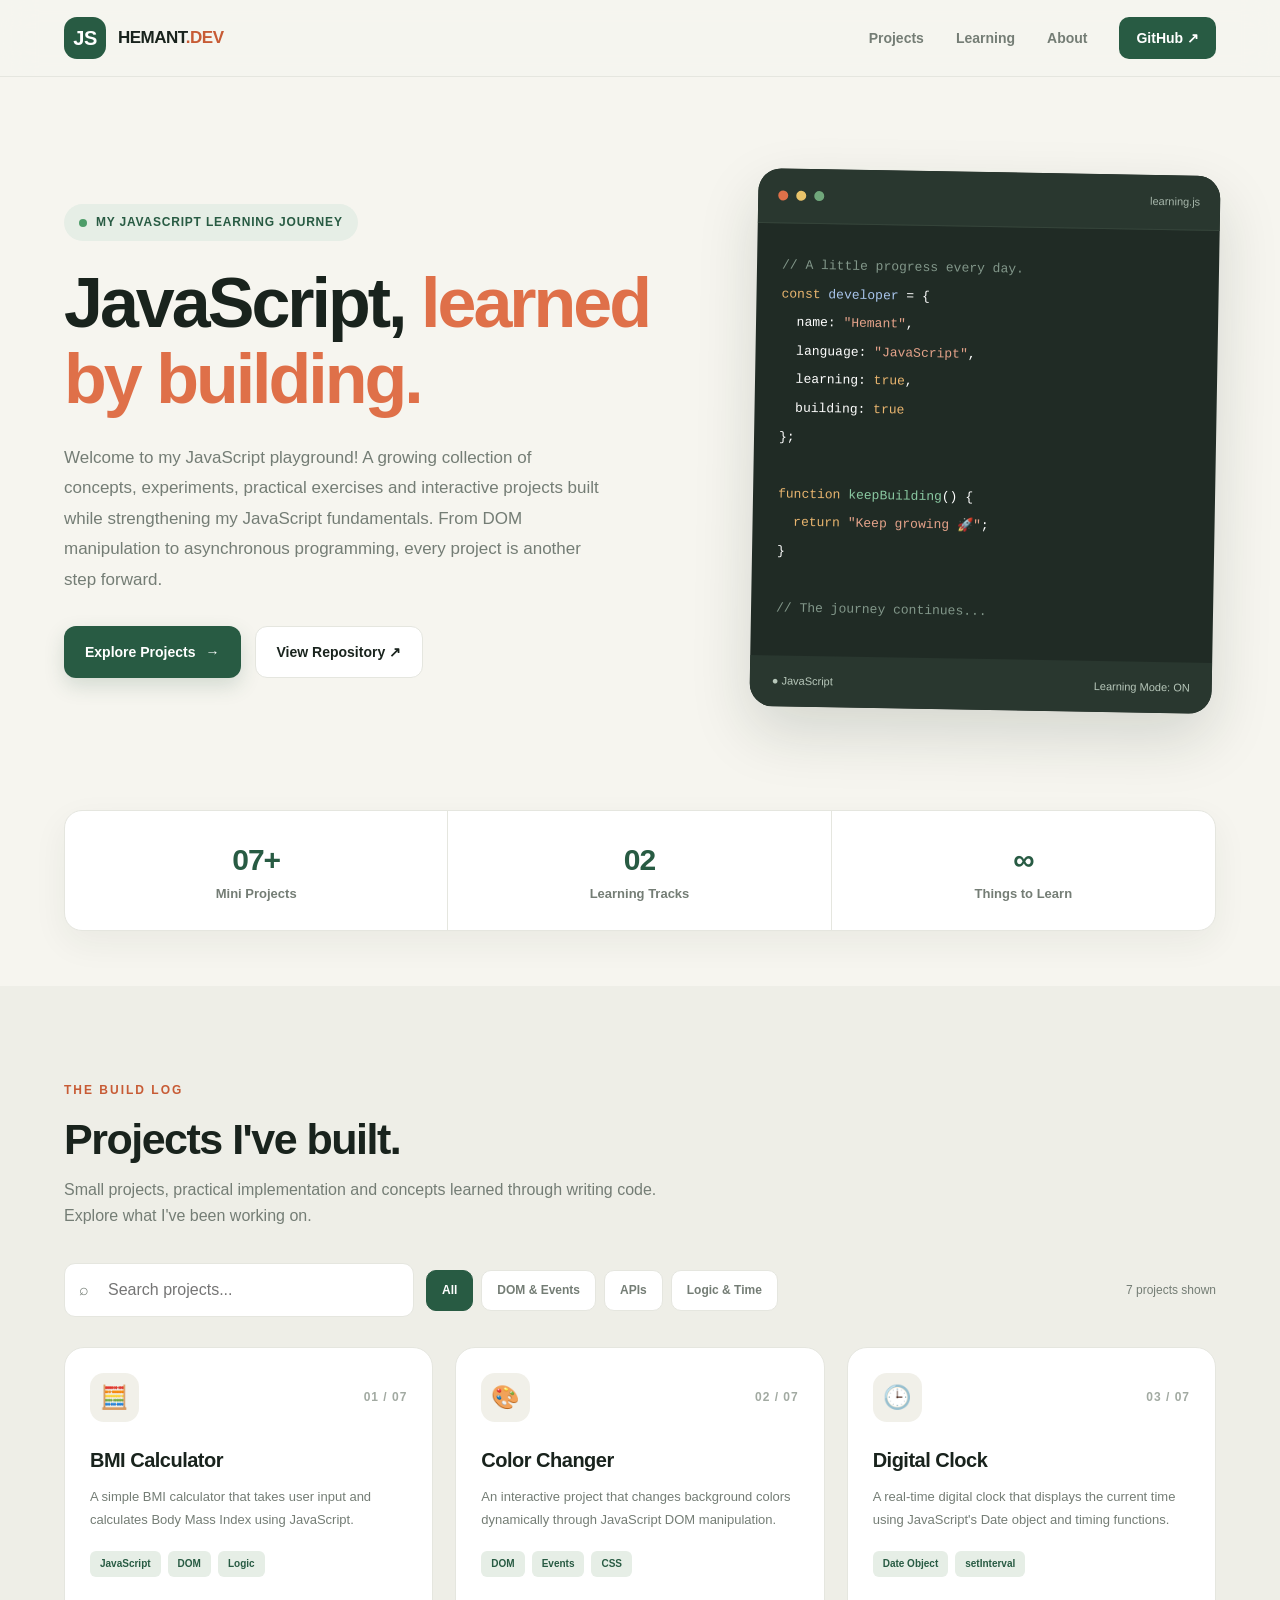
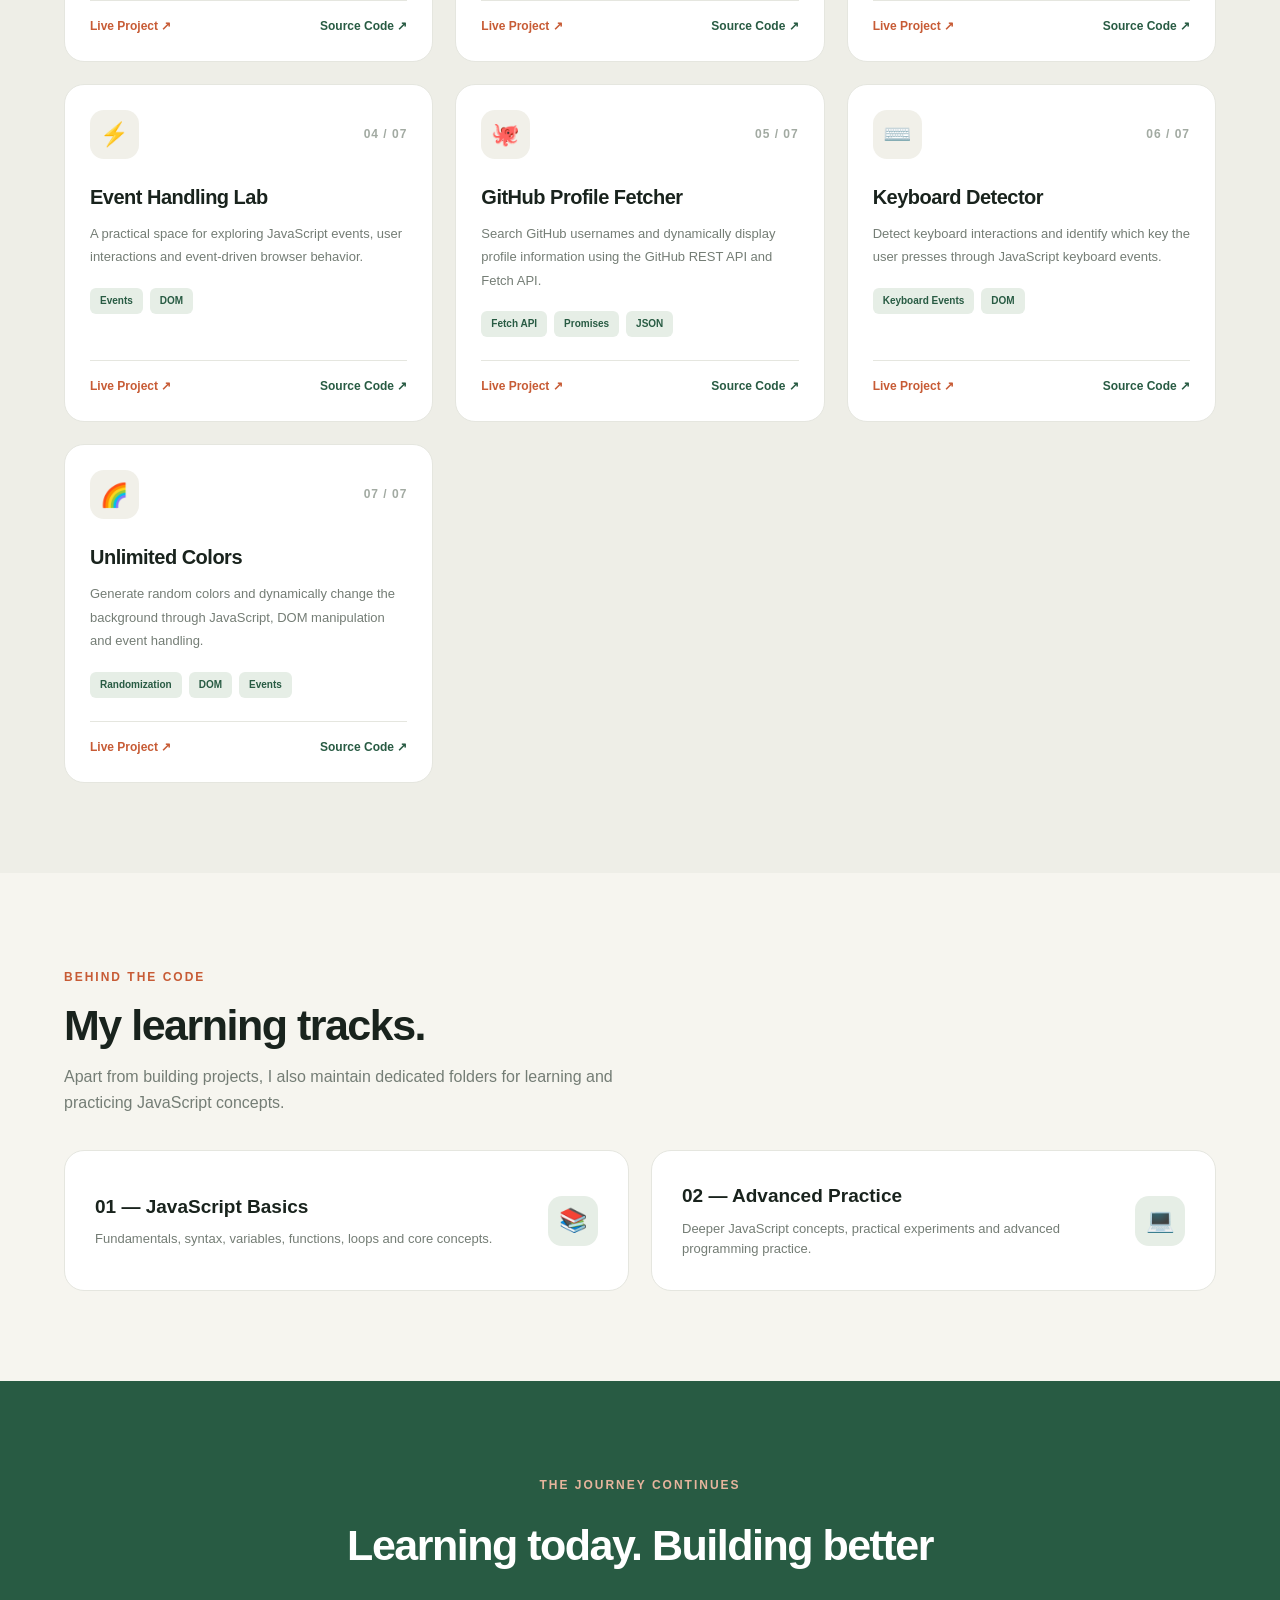
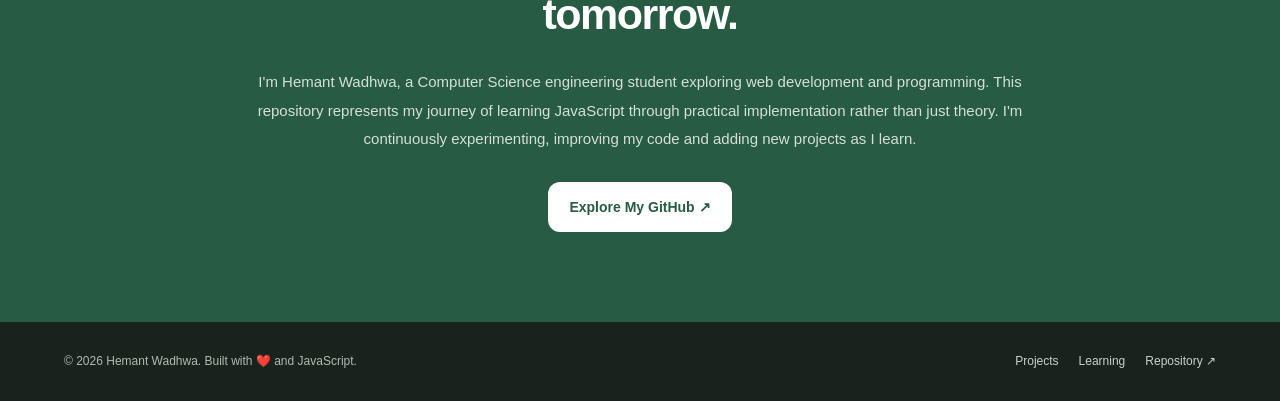
<file: index.html>
<!DOCTYPE html>
<html lang="en">

<head>
    <meta charset="UTF-8">

    <meta name="viewport" content="width=device-width, initial-scale=1.0">

    <!-- Primary SEO -->
    <title>JavaScript Learning & Projects | Hemant Wadhwa</title>

    <meta name="description"
        content="Explore Hemant Wadhwa's JavaScript learning repository featuring practical projects, DOM manipulation, asynchronous JavaScript, Fetch API, events, and JavaScript fundamentals.">

    <meta name="author" content="Hemant Wadhwa">

    <meta name="robots" content="index, follow">

    <meta name="theme-color" content="#f6f5ef">

    <link rel="canonical"
        href="https://wadhwahemant.github.io/Javascript/">

    <!-- Open Graph SEO -->
    <meta property="og:type" content="website">

    <meta property="og:title"
        content="JavaScript Learning & Projects | Hemant Wadhwa">

    <meta property="og:description"
        content="A hands-on collection of JavaScript fundamentals, experiments and interactive projects built by Hemant Wadhwa.">

    <meta property="og:url"
        content="https://wadhwahemant.github.io/Javascript/">

    <meta property="og:site_name"
        content="Hemant's JavaScript Repository">

    <!-- Twitter SEO -->
    <meta name="twitter:card" content="summary">

    <meta name="twitter:title"
        content="JavaScript Learning & Projects | Hemant Wadhwa">

    <meta name="twitter:description"
        content="Learn, practice and build with JavaScript. Explore practical projects and JavaScript concepts.">

    <!-- Structured Data for Search Engines -->
    <script type="application/ld+json">
    {
        "@context": "https://schema.org",
        "@type": "CollectionPage",
        "name": "JavaScript Learning and Projects",
        "description": "A collection of JavaScript fundamentals, practice exercises and interactive projects by Hemant Wadhwa.",
        "url": "https://wadhwahemant.github.io/Javascript/",
        "author": {
            "@type": "Person",
            "name": "Hemant Wadhwa",
            "url": "https://github.com/wadhwahemant"
        },
        "mainEntity": {
            "@type": "ItemList",
            "name": "JavaScript Projects",
            "numberOfItems": 7,
            "itemListElement": [
                {
                    "@type": "ListItem",
                    "position": 1,
                    "name": "BMI Calculator",
                    "url": "https://wadhwahemant.github.io/Javascript/BMI%20Calculator/"
                },
                {
                    "@type": "ListItem",
                    "position": 2,
                    "name": "Color Changer",
                    "url": "https://wadhwahemant.github.io/Javascript/colorChanger/"
                },
                {
                    "@type": "ListItem",
                    "position": 3,
                    "name": "Digital Clock",
                    "url": "https://wadhwahemant.github.io/Javascript/digital%20clock/"
                },
                {
                    "@type": "ListItem",
                    "position": 4,
                    "name": "Event Handling Lab",
                    "url": "https://wadhwahemant.github.io/Javascript/events/"
                },
                {
                    "@type": "ListItem",
                    "position": 5,
                    "name": "GitHub Profile Fetcher",
                    "url": "https://wadhwahemant.github.io/Javascript/fetchgithub/"
                },
                {
                    "@type": "ListItem",
                    "position": 6,
                    "name": "Keyboard Detector",
                    "url": "https://wadhwahemant.github.io/Javascript/keyBoard/"
                },
                {
                    "@type": "ListItem",
                    "position": 7,
                    "name": "Unlimited Colors",
                    "url": "https://wadhwahemant.github.io/Javascript/unlimitedColors/"
                }
            ]
        }
    }
    </script>

    <style>
        /* ================================
           GLOBAL STYLES
        ================================= */

        :root {
            --background: #f6f5ef;
            --surface: #ffffff;
            --surface-soft: #eeeee6;

            --text: #19231d;
            --muted: #747d75;

            --accent: #df7049;
            --accent-dark: #c75b35;

            --green: #285b43;
            --green-light: #e6eee6;

            --border: #e5e6df;

            --radius: 20px;

            --shadow:
                0 12px 35px rgba(29, 45, 34, 0.06);
        }

        * {
            margin: 0;
            padding: 0;
            box-sizing: border-box;
        }

        html {
            scroll-behavior: smooth;
            scroll-padding-top: 100px;
        }

        body {
            font-family:
                Inter,
                -apple-system,
                BlinkMacSystemFont,
                "Segoe UI",
                sans-serif;

            background: var(--background);
            color: var(--text);

            line-height: 1.6;
            overflow-x: hidden;
        }

        a {
            color: inherit;
            text-decoration: none;
        }

        button,
        input {
            font: inherit;
        }

        button {
            cursor: pointer;
        }

        [hidden] {
            display: none !important;
        }

        .container {
            width: min(1160px, 90%);
            margin: auto;
        }

        .section-padding {
            padding: 90px 0;
        }

        .eyebrow {
            color: var(--accent-dark);
            font-size: 12px;
            font-weight: 800;
            letter-spacing: 2px;
            text-transform: uppercase;
        }

        .section-title {
            font-size: clamp(30px, 4vw, 43px);
            line-height: 1.2;
            letter-spacing: -1.5px;
            margin: 12px 0;
        }

        .section-description {
            color: var(--muted);
            max-width: 600px;
            font-size: 16px;
        }

        /* ================================
           NAVBAR
        ================================= */

        .navbar {
            position: sticky;
            top: 0;
            z-index: 100;

            background: rgba(246, 245, 239, 0.9);
            backdrop-filter: blur(16px);

            border-bottom: 1px solid var(--border);
        }

        .nav-content {
            min-height: 76px;

            display: flex;
            justify-content: space-between;
            align-items: center;
            gap: 25px;
        }

        .brand {
            display: flex;
            align-items: center;
            gap: 12px;

            font-size: 17px;
            font-weight: 800;
            letter-spacing: -0.5px;
        }

        .brand-icon {
            width: 42px;
            height: 42px;

            display: grid;
            place-items: center;

            background: var(--green);
            color: white;

            border-radius: 13px;

            font-size: 20px;
            font-weight: 900;
        }

        .brand span:last-child {
            color: var(--accent-dark);
        }

        .nav-links {
            display: flex;
            align-items: center;
            gap: 32px;
        }

        .nav-links a {
            color: var(--muted);
            font-size: 14px;
            font-weight: 600;

            transition: color 0.2s;
        }

        .nav-links a:hover {
            color: var(--accent-dark);
        }

        .github-nav {
            background: var(--green);
            color: white !important;

            padding: 10px 17px;
            border-radius: 10px;
        }

        .github-nav:hover {
            background: #1d4834;
        }

        /* ================================
           HERO SECTION
        ================================= */

        .hero {
            padding: 95px 0 75px;
            position: relative;
        }

        .hero-grid {
            display: grid;
            grid-template-columns: 1.15fr 0.85fr;

            align-items: center;
            gap: 65px;
        }

        .hero-badge {
            display: inline-flex;
            align-items: center;
            gap: 9px;

            background: var(--green-light);
            color: var(--green);

            padding: 9px 15px;
            border-radius: 50px;

            font-size: 12px;
            font-weight: 800;
            letter-spacing: 0.8px;

            margin-bottom: 25px;
        }

        .status-dot {
            width: 8px;
            height: 8px;

            background: #4e9d69;
            border-radius: 50%;
        }

        .hero h1 {
            font-size: clamp(42px, 6vw, 70px);

            line-height: 1.08;
            letter-spacing: -3px;

            max-width: 650px;
        }

        .hero h1 span {
            color: var(--accent);
        }

        .hero-description {
            max-width: 540px;

            color: var(--muted);

            font-size: 17px;
            line-height: 1.8;

            margin: 25px 0 30px;
        }

        .hero-buttons {
            display: flex;
            flex-wrap: wrap;
            gap: 14px;
        }

        .btn {
            display: inline-flex;
            justify-content: center;
            align-items: center;
            gap: 10px;

            padding: 14px 21px;

            border-radius: 12px;

            font-size: 14px;
            font-weight: 700;

            transition:
                transform 0.2s,
                background 0.2s,
                box-shadow 0.2s;
        }

        .btn:hover {
            transform: translateY(-3px);
        }

        .btn-primary {
            background: var(--green);
            color: white;

            box-shadow: 0 8px 20px rgba(40, 91, 67, 0.17);
        }

        .btn-primary:hover {
            background: #1d4834;
        }

        .btn-secondary {
            background: var(--surface);
            color: var(--text);
            border: 1px solid var(--border);
        }

        .btn-secondary:hover {
            box-shadow: var(--shadow);
        }

        /* ================================
           HERO CODE CARD
        ================================= */

        .code-card {
            background: #202b25;
            color: white;

            border-radius: 23px;
            overflow: hidden;

            box-shadow: 0 25px 60px rgba(20, 40, 28, 0.15);

            transform: rotate(1deg);
            transition: transform 0.3s;
        }

        .code-card:hover {
            transform: rotate(0deg) translateY(-5px);
        }

        .code-top {
            height: 55px;

            display: flex;
            align-items: center;
            gap: 8px;

            padding: 0 20px;

            background: #29372f;
            border-bottom: 1px solid #35443a;
        }

        .window-dot {
            width: 10px;
            height: 10px;
            border-radius: 50%;
            background: #df7049;
        }

        .window-dot:nth-child(2) {
            background: #e9c36a;
        }

        .window-dot:nth-child(3) {
            background: #70a77b;
        }

        .code-label {
            margin-left: auto;
            color: #a6b6aa;
            font-size: 11px;
        }

        .code-body {
            padding: 28px 25px 32px;

            font-family: Consolas, monospace;
            font-size: 13px;
            line-height: 2.2;

            overflow-x: auto;
        }

        .code-line {
            white-space: nowrap;
        }

        .code-comment {
            color: #82978a;
        }

        .code-keyword {
            color: #e9b56f;
        }

        .code-function {
            color: #8ac9a2;
        }

        .code-string {
            color: #e5a38a;
        }

        .code-variable {
            color: #a9c6ed;
        }

        .code-footer {
            display: flex;
            justify-content: space-between;
            gap: 15px;

            padding: 17px 22px;

            background: #29372f;
            color: #b7c7ba;

            font-size: 11px;
        }

        /* ================================
           STATS
        ================================= */

        .stats {
            padding: 25px 0 55px;
        }

        .stats-grid {
            display: grid;
            grid-template-columns: repeat(3, 1fr);

            background: var(--surface);
            border: 1px solid var(--border);

            border-radius: 18px;
            overflow: hidden;

            box-shadow: var(--shadow);
        }

        .stat {
            padding: 25px;
            text-align: center;
        }

        .stat:not(:last-child) {
            border-right: 1px solid var(--border);
        }

        .stat h2 {
            color: var(--green);
            font-size: 30px;
            letter-spacing: -1px;
        }

        .stat p {
            color: var(--muted);
            font-size: 13px;
            font-weight: 600;
        }

        /* ================================
           PROJECT SECTION
        ================================= */

        .projects-section {
            background: #eeeee7;
        }

        .projects-header {
            display: flex;
            justify-content: space-between;
            align-items: end;
            gap: 30px;

            margin-bottom: 35px;
        }

        .project-controls {
            display: flex;
            align-items: center;
            gap: 12px;

            margin-bottom: 30px;
            flex-wrap: wrap;
        }

        .search-box {
            flex: 1;
            min-width: 220px;
            max-width: 350px;

            position: relative;
        }

        .search-box input {
            width: 100%;
            padding: 13px 16px 13px 43px;

            border: 1px solid var(--border);
            border-radius: 11px;

            outline: none;

            background: white;
            color: var(--text);

            transition: border 0.2s;
        }

        .search-box input:focus {
            border-color: var(--green);
        }

        .search-icon {
            position: absolute;
            left: 15px;
            top: 50%;

            transform: translateY(-50%);

            color: var(--muted);
        }

        .filter-buttons {
            display: flex;
            gap: 8px;
            flex-wrap: wrap;
        }

        .filter-btn {
            padding: 10px 15px;

            background: white;
            border: 1px solid var(--border);
            border-radius: 10px;

            color: var(--muted);
            font-size: 12px;
            font-weight: 700;

            transition: 0.2s;
        }

        .filter-btn:hover,
        .filter-btn.active {
            background: var(--green);
            border-color: var(--green);
            color: white;
        }

        .results-count {
            color: var(--muted);
            font-size: 12px;
            margin-left: auto;
        }

        /* ================================
           PROJECT CARDS
        ================================= */

        .project-grid {
            display: grid;
            grid-template-columns: repeat(3, 1fr);
            gap: 22px;
        }

        .project-card {
            display: flex;
            flex-direction: column;

            background: var(--surface);

            border: 1px solid var(--border);
            border-radius: var(--radius);

            padding: 25px;

            min-height: 310px;

            transition:
                transform 0.25s,
                box-shadow 0.25s,
                border-color 0.25s;
        }

        .project-card:hover {
            transform: translateY(-7px);

            box-shadow: 0 20px 45px rgba(29, 45, 34, 0.09);

            border-color: #d5dcd1;
        }

        .card-top {
            display: flex;
            justify-content: space-between;
            align-items: center;

            margin-bottom: 22px;
        }

        .project-icon {
            width: 49px;
            height: 49px;

            display: grid;
            place-items: center;

            background: #f1f0e9;
            border-radius: 14px;

            font-size: 23px;
        }

        .project-number {
            color: #a2aaa2;

            font-size: 12px;
            font-weight: 800;
            letter-spacing: 1px;
        }

        .project-card h3 {
            font-size: 20px;
            letter-spacing: -0.5px;

            margin-bottom: 9px;
        }

        .project-card p {
            color: var(--muted);

            font-size: 13px;
            line-height: 1.8;

            margin-bottom: 19px;
        }

        .tags {
            display: flex;
            flex-wrap: wrap;
            gap: 7px;

            margin-bottom: 23px;
        }

        .tag {
            padding: 5px 10px;

            background: var(--green-light);
            color: var(--green);

            border-radius: 6px;

            font-size: 10px;
            font-weight: 800;
        }

        .card-links {
            display: flex;
            justify-content: space-between;
            align-items: center;
            gap: 10px;

            border-top: 1px solid var(--border);
            padding-top: 16px;

            margin-top: auto;
        }

        .card-links a {
            font-size: 12px;
            font-weight: 800;

            transition: color 0.2s;
        }

        .live-link {
            color: var(--accent-dark);
        }

        .source-link {
            color: var(--green);
        }

        .card-links a:hover {
            text-decoration: underline;
        }

        .empty-state {
            text-align: center;
            padding: 50px 20px;
            color: var(--muted);
        }

        /* ================================
           LEARNING SECTION
        ================================= */

        .learning-grid {
            display: grid;
            grid-template-columns: repeat(2, 1fr);
            gap: 22px;

            margin-top: 35px;
        }

        .learning-card {
            display: flex;
            justify-content: space-between;
            align-items: center;
            gap: 20px;

            padding: 30px;

            background: var(--surface);

            border: 1px solid var(--border);
            border-radius: var(--radius);

            transition: 0.25s;
        }

        .learning-card:hover {
            transform: translateY(-5px);
            box-shadow: var(--shadow);
        }

        .learning-card h3 {
            font-size: 19px;
            margin-bottom: 7px;
        }

        .learning-card p {
            color: var(--muted);
            font-size: 13px;
        }

        .learning-icon {
            min-width: 50px;
            height: 50px;

            display: grid;
            place-items: center;

            background: var(--green-light);
            color: var(--green);

            border-radius: 14px;
            font-size: 23px;
        }

        .learning-arrow {
            font-size: 20px;
            color: var(--accent);
        }

        /* ================================
           ABOUT SECTION
        ================================= */

        .about-section {
            background: var(--green);
            color: white;
        }

        .about-content {
            max-width: 780px;
            margin: auto;
            text-align: center;
        }

        .about-content .eyebrow {
            color: #e6b59d;
        }

        .about-content h2 {
            font-size: clamp(30px, 4vw, 43px);
            letter-spacing: -1.5px;
            margin: 14px 0 20px;
        }

        .about-content p {
            color: #d4e0d6;
            font-size: 15px;
            line-height: 1.9;
        }

        .about-content .btn {
            margin-top: 28px;
            background: white;
            color: var(--green);
        }

        .about-content .btn:hover {
            background: #f1f0e9;
        }

        /* ================================
           FOOTER
        ================================= */

        .footer {
            padding: 30px 0;
            background: #19231d;
            color: white;
        }

        .footer-content {
            display: flex;
            justify-content: space-between;
            align-items: center;
            gap: 20px;
        }

        .footer p {
            color: #aebbb0;
            font-size: 12px;
        }

        .footer-links {
            display: flex;
            gap: 20px;
        }

        .footer-links a {
            color: #c8d2ca;
            font-size: 12px;
        }

        .footer-links a:hover {
            color: white;
        }

        /* ================================
           RESPONSIVE DESIGN
        ================================= */

        @media (max-width: 950px) {

            .hero-grid {
                grid-template-columns: 1fr;
                gap: 45px;
            }

            .code-card {
                max-width: 600px;
                width: 100%;
                transform: none;
            }

            .project-grid {
                grid-template-columns: repeat(2, 1fr);
            }

            .projects-header {
                align-items: start;
                flex-direction: column;
            }

        }

        @media (max-width: 650px) {

            .section-padding {
                padding: 65px 0;
            }

            .nav-content {
                min-height: 65px;
            }

            .brand {
                font-size: 14px;
            }

            .brand-icon {
                width: 36px;
                height: 36px;
            }

            .nav-links {
                gap: 13px;
            }

            .nav-links a {
                font-size: 11px;
            }

            .github-nav {
                display: none;
            }

            .hero {
                padding: 65px 0 45px;
            }

            .hero h1 {
                letter-spacing: -2px;
            }

            .hero-description {
                font-size: 15px;
            }

            .hero-buttons {
                flex-direction: column;
            }

            .hero-buttons .btn {
                width: 100%;
            }

            .code-body {
                font-size: 11px;
                padding: 20px 15px;
            }

            .stats-grid {
                grid-template-columns: repeat(3, 1fr);
            }

            .stat {
                padding: 17px 7px;
            }

            .stat h2 {
                font-size: 23px;
            }

            .stat p {
                font-size: 10px;
            }

            .project-grid {
                grid-template-columns: 1fr;
            }

            .project-card {
                min-height: 290px;
            }

            .project-controls {
                align-items: stretch;
                flex-direction: column;
            }

            .search-box {
                max-width: none;
                width: 100%;
            }

            .filter-buttons {
                width: 100%;
            }

            .filter-btn {
                flex: 1;
            }

            .results-count {
                margin-left: 0;
            }

            .learning-grid {
                grid-template-columns: 1fr;
            }

            .learning-card {
                padding: 22px;
            }

            .footer-content {
                flex-direction: column;
                text-align: center;
            }

            .footer-links {
                justify-content: center;
                flex-wrap: wrap;
            }

        }

        /* ================================
           ACCESSIBILITY
        ================================= */

        a:focus-visible,
        button:focus-visible,
        input:focus-visible {
            outline: 3px solid var(--accent);
            outline-offset: 4px;
        }

        @media (prefers-reduced-motion: reduce) {

            *,
            *::before,
            *::after {
                scroll-behavior: auto !important;
                transition-duration: 0.01ms !important;
                animation-duration: 0.01ms !important;
            }

        }

    </style>

</head>

<body>

    <!-- Skip Link -->
    <a href="#main-content" class="skip-link"
        style="position:absolute;left:-9999px;">
        Skip to main content
    </a>


    <!-- ================================
         NAVBAR
    ================================= -->

    <header class="navbar">

        <div class="container nav-content">

            <a href="#" class="brand" aria-label="JavaScript Projects Homepage">

                <div class="brand-icon">JS</div>

                <div>
                    HEMANT<span>.DEV</span>
                </div>

            </a>


            <nav class="nav-links" aria-label="Main navigation">

                <a href="#projects">Projects</a>

                <a href="#learning">Learning</a>

                <a href="#about">About</a>

                <a href="https://github.com/wadhwahemant"
                    target="_blank"
                    rel="noopener noreferrer"
                    class="github-nav">

                    GitHub ↗

                </a>

            </nav>

        </div>

    </header>


    <main id="main-content">

        <!-- ================================
             HERO
        ================================= -->

        <section class="hero">

            <div class="container hero-grid">

                <div>

                    <div class="hero-badge">

                        <span class="status-dot"></span>

                        MY JAVASCRIPT LEARNING JOURNEY

                    </div>


                    <h1>

                        JavaScript,

                        <span>learned by building.</span>

                    </h1>


                    <p class="hero-description">

                        Welcome to my JavaScript playground!

                        A growing collection of concepts, experiments,
                        practical exercises and interactive projects
                        built while strengthening my JavaScript fundamentals.

                        From DOM manipulation to asynchronous programming,
                        every project is another step forward.

                    </p>


                    <div class="hero-buttons">

                        <a href="#projects" class="btn btn-primary">

                            Explore Projects <span>→</span>

                        </a>


                        <a href="https://github.com/wadhwahemant/Javascript"
                            target="_blank"
                            rel="noopener noreferrer"
                            class="btn btn-secondary">

                            View Repository ↗

                        </a>

                    </div>

                </div>


                <!-- Code Illustration -->

                <div class="code-card" aria-label="JavaScript code illustration">

                    <div class="code-top">

                        <span class="window-dot"></span>
                        <span class="window-dot"></span>
                        <span class="window-dot"></span>

                        <span class="code-label">learning.js</span>

                    </div>


                    <div class="code-body">

                        <div class="code-line code-comment">
                            // A little progress every day.
                        </div>

                        <div class="code-line">
                            <span class="code-keyword">const</span>
                            <span class="code-variable"> developer</span> = {
                        </div>

                        <div class="code-line">
                            &nbsp;&nbsp;name:
                            <span class="code-string">"Hemant"</span>,
                        </div>

                        <div class="code-line">
                            &nbsp;&nbsp;language:
                            <span class="code-string">"JavaScript"</span>,
                        </div>

                        <div class="code-line">
                            &nbsp;&nbsp;learning:
                            <span class="code-keyword">true</span>,
                        </div>

                        <div class="code-line">
                            &nbsp;&nbsp;building:
                            <span class="code-keyword">true</span>
                        </div>

                        <div class="code-line">};</div>

                        <br>

                        <div class="code-line">

                            <span class="code-keyword">function</span>

                            <span class="code-function">keepBuilding</span>() {

                        </div>

                        <div class="code-line">
                            &nbsp;&nbsp;<span class="code-keyword">return</span>
                            <span class="code-string">"Keep growing 🚀"</span>;
                        </div>

                        <div class="code-line">}</div>

                        <br>

                        <div class="code-line code-comment">
                            // The journey continues...
                        </div>

                    </div>


                    <div class="code-footer">

                        <span>● JavaScript</span>

                        <span>Learning Mode: ON</span>

                    </div>

                </div>

            </div>

        </section>


        <!-- ================================
             STATS
        ================================= -->

        <section class="stats">

            <div class="container">

                <div class="stats-grid">

                    <div class="stat">

                        <h2>07+</h2>

                        <p>Mini Projects</p>

                    </div>


                    <div class="stat">

                        <h2>02</h2>

                        <p>Learning Tracks</p>

                    </div>


                    <div class="stat">

                        <h2>∞</h2>

                        <p>Things to Learn</p>

                    </div>

                </div>

            </div>

        </section>


        <!-- ================================
             PROJECTS
        ================================= -->

        <section class="projects-section section-padding"
            id="projects">

            <div class="container">


                <div class="projects-header">

                    <div>

                        <span class="eyebrow">THE BUILD LOG</span>

                        <h2 class="section-title">

                            Projects I've built.

                        </h2>

                        <p class="section-description">

                            Small projects, practical implementation
                            and concepts learned through writing code.

                            Explore what I've been working on.

                        </p>

                    </div>

                </div>


                <!-- Search and Filters -->

                <div class="project-controls">


                    <div class="search-box">

                        <span class="search-icon">⌕</span>

                        <input
                            type="search"
                            id="projectSearch"
                            placeholder="Search projects..."
                            aria-label="Search JavaScript projects">

                    </div>


                    <div class="filter-buttons"
                        role="group"
                        aria-label="Filter projects">

                        <button class="filter-btn active"
                            data-filter="all"
                            aria-pressed="true">

                            All

                        </button>


                        <button class="filter-btn"
                            data-filter="dom"
                            aria-pressed="false">

                            DOM & Events

                        </button>


                        <button class="filter-btn"
                            data-filter="api"
                            aria-pressed="false">

                            APIs

                        </button>


                        <button class="filter-btn"
                            data-filter="logic"
                            aria-pressed="false">

                            Logic & Time

                        </button>

                    </div>


                    <span class="results-count"
                        id="resultsCount"
                        aria-live="polite">

                        7 projects shown

                    </span>

                </div>


                <!-- Project Cards -->

                <div class="project-grid" id="projectGrid">


                    <!-- BMI Calculator -->

                    <article class="project-card"
                        data-categories="logic dom">

                        <div class="card-top">

                            <div class="project-icon">🧮</div>

                            <span class="project-number">01 / 07</span>

                        </div>


                        <h3>BMI Calculator</h3>

                        <p>

                            A simple BMI calculator that takes user
                            input and calculates Body Mass Index
                            using JavaScript.

                        </p>


                        <div class="tags">

                            <span class="tag">JavaScript</span>
                            <span class="tag">DOM</span>
                            <span class="tag">Logic</span>

                        </div>


                        <div class="card-links">

                            <a href="./BMI%20Calculator/"
                                target="_blank"
                                class="live-link">

                                Live Project ↗

                            </a>


                            <a href="https://github.com/wadhwahemant/Javascript/tree/main/BMI%20Calculator"
                                target="_blank"
                                rel="noopener noreferrer"
                                class="source-link">

                                Source Code ↗

                            </a>

                        </div>

                    </article>


                    <!-- Color Changer -->

                    <article class="project-card"
                        data-categories="dom">

                        <div class="card-top">

                            <div class="project-icon">🎨</div>

                            <span class="project-number">02 / 07</span>

                        </div>


                        <h3>Color Changer</h3>

                        <p>

                            An interactive project that changes
                            background colors dynamically through
                            JavaScript DOM manipulation.

                        </p>


                        <div class="tags">

                            <span class="tag">DOM</span>
                            <span class="tag">Events</span>
                            <span class="tag">CSS</span>

                        </div>


                        <div class="card-links">

                            <a href="./colorChanger/"
                                target="_blank"
                                class="live-link">

                                Live Project ↗

                            </a>


                            <a href="https://github.com/wadhwahemant/Javascript/tree/main/colorChanger"
                                target="_blank"
                                rel="noopener noreferrer"
                                class="source-link">

                                Source Code ↗

                            </a>

                        </div>

                    </article>


                    <!-- Digital Clock -->

                    <article class="project-card"
                        data-categories="logic">

                        <div class="card-top">

                            <div class="project-icon">🕒</div>

                            <span class="project-number">03 / 07</span>

                        </div>


                        <h3>Digital Clock</h3>

                        <p>

                            A real-time digital clock that displays
                            the current time using JavaScript's
                            Date object and timing functions.

                        </p>


                        <div class="tags">

                            <span class="tag">Date Object</span>
                            <span class="tag">setInterval</span>

                        </div>


                        <div class="card-links">

                            <a href="./digital%20clock/"
                                target="_blank"
                                class="live-link">

                                Live Project ↗

                            </a>


                            <a href="https://github.com/wadhwahemant/Javascript/tree/main/digital%20clock"
                                target="_blank"
                                rel="noopener noreferrer"
                                class="source-link">

                                Source Code ↗

                            </a>

                        </div>

                    </article>


                    <!-- Events -->

                    <article class="project-card"
                        data-categories="dom">

                        <div class="card-top">

                            <div class="project-icon">⚡</div>

                            <span class="project-number">04 / 07</span>

                        </div>


                        <h3>Event Handling Lab</h3>

                        <p>

                            A practical space for exploring JavaScript
                            events, user interactions and event-driven
                            browser behavior.

                        </p>


                        <div class="tags">

                            <span class="tag">Events</span>
                            <span class="tag">DOM</span>

                        </div>


                        <div class="card-links">

                            <a href="./events/"
                                target="_blank"
                                class="live-link">

                                Live Project ↗

                            </a>


                            <a href="https://github.com/wadhwahemant/Javascript/tree/main/events"
                                target="_blank"
                                rel="noopener noreferrer"
                                class="source-link">

                                Source Code ↗

                            </a>

                        </div>

                    </article>


                    <!-- GitHub Fetcher -->

                    <article class="project-card"
                        data-categories="api">

                        <div class="card-top">

                            <div class="project-icon">🐙</div>

                            <span class="project-number">05 / 07</span>

                        </div>


                        <h3>GitHub Profile Fetcher</h3>

                        <p>

                            Search GitHub usernames and dynamically
                            display profile information using the
                            GitHub REST API and Fetch API.

                        </p>


                        <div class="tags">

                            <span class="tag">Fetch API</span>
                            <span class="tag">Promises</span>
                            <span class="tag">JSON</span>

                        </div>


                        <div class="card-links">

                            <a href="./fetchgithub/"
                                target="_blank"
                                class="live-link">

                                Live Project ↗

                            </a>


                            <a href="https://github.com/wadhwahemant/Javascript/tree/main/fetchgithub"
                                target="_blank"
                                rel="noopener noreferrer"
                                class="source-link">

                                Source Code ↗

                            </a>

                        </div>

                    </article>


                    <!-- Keyboard Detector -->

                    <article class="project-card"
                        data-categories="dom">

                        <div class="card-top">

                            <div class="project-icon">⌨️</div>

                            <span class="project-number">06 / 07</span>

                        </div>


                        <h3>Keyboard Detector</h3>

                        <p>

                            Detect keyboard interactions and identify
                            which key the user presses through
                            JavaScript keyboard events.

                        </p>


                        <div class="tags">

                            <span class="tag">Keyboard Events</span>
                            <span class="tag">DOM</span>

                        </div>


                        <div class="card-links">

                            <a href="./keyBoard/"
                                target="_blank"
                                class="live-link">

                                Live Project ↗

                            </a>


                            <a href="https://github.com/wadhwahemant/Javascript/tree/main/keyBoard"
                                target="_blank"
                                rel="noopener noreferrer"
                                class="source-link">

                                Source Code ↗

                            </a>

                        </div>

                    </article>


                    <!-- Unlimited Colors -->

                    <article class="project-card"
                        data-categories="dom logic">

                        <div class="card-top">

                            <div class="project-icon">🌈</div>

                            <span class="project-number">07 / 07</span>

                        </div>


                        <h3>Unlimited Colors</h3>

                        <p>

                            Generate random colors and dynamically
                            change the background through JavaScript,
                            DOM manipulation and event handling.

                        </p>


                        <div class="tags">

                            <span class="tag">Randomization</span>
                            <span class="tag">DOM</span>
                            <span class="tag">Events</span>

                        </div>


                        <div class="card-links">

                            <a href="./unlimitedColors/"
                                target="_blank"
                                class="live-link">

                                Live Project ↗

                            </a>


                            <a href="https://github.com/wadhwahemant/Javascript/tree/main/unlimitedColors"
                                target="_blank"
                                rel="noopener noreferrer"
                                class="source-link">

                                Source Code ↗

                            </a>

                        </div>

                    </article>


                </div>


                <!-- Empty Search Result -->

                <div class="empty-state"
                    id="emptyState"
                    hidden>

                    <h3>No projects found!</h3>

                    <p>Try another search term or category.</p>

                </div>


            </div>

        </section>


        <!-- ================================
             LEARNING TRACKS
        ================================= -->

        <section class="section-padding" id="learning">

            <div class="container">


                <span class="eyebrow">BEHIND THE CODE</span>

                <h2 class="section-title">

                    My learning tracks.

                </h2>

                <p class="section-description">

                    Apart from building projects, I also maintain
                    dedicated folders for learning and practicing
                    JavaScript concepts.

                </p>


                <div class="learning-grid">


                    <a href="https://github.com/wadhwahemant/Javascript/tree/main/01_basics"
                        target="_blank"
                        rel="noopener noreferrer"
                        class="learning-card">

                        <div>

                            <h3>01 — JavaScript Basics</h3>

                            <p>

                                Fundamentals, syntax, variables,
                                functions, loops and core concepts.

                            </p>

                        </div>

                        <div class="learning-icon">

                            📚

                        </div>

                    </a>


                    <a href="https://github.com/wadhwahemant/Javascript/tree/main/advance_one"
                        target="_blank"
                        rel="noopener noreferrer"
                        class="learning-card">

                        <div>

                            <h3>02 — Advanced Practice</h3>

                            <p>

                                Deeper JavaScript concepts,
                                practical experiments and
                                advanced programming practice.

                            </p>

                        </div>

                        <div class="learning-icon">

                            💻

                        </div>

                    </a>


                </div>

            </div>

        </section>


        <!-- ================================
             ABOUT
        ================================= -->

        <section class="about-section section-padding"
            id="about">

            <div class="container">

                <div class="about-content">

                    <span class="eyebrow">

                        THE JOURNEY CONTINUES

                    </span>


                    <h2>

                        Learning today.
                        Building better tomorrow.

                    </h2>


                    <p>

                        I'm Hemant Wadhwa, a Computer Science
                        engineering student exploring web development
                        and programming.

                        This repository represents my journey of
                        learning JavaScript through practical
                        implementation rather than just theory.

                        I'm continuously experimenting, improving
                        my code and adding new projects as I learn.

                    </p>


                    <a href="https://github.com/wadhwahemant"
                        target="_blank"
                        rel="noopener noreferrer"
                        class="btn">

                        Explore My GitHub ↗

                    </a>

                </div>

            </div>

        </section>

    </main>


    <!-- ================================
         FOOTER
    ================================= -->

    <footer class="footer">

        <div class="container footer-content">


            <p>

                © <span id="year"></span>
                Hemant Wadhwa.

                Built with ❤️ and JavaScript.

            </p>


            <div class="footer-links">

                <a href="#projects">Projects</a>

                <a href="#learning">Learning</a>

                <a href="https://github.com/wadhwahemant/Javascript"
                    target="_blank"
                    rel="noopener noreferrer">

                    Repository ↗

                </a>

            </div>

        </div>

    </footer>


    <!-- ================================
         JAVASCRIPT
    ================================= -->

    <script>

        // Current year in footer

        document.querySelector("#year").textContent =
            new Date().getFullYear();


        // Project filtering and searching

        const searchInput =
            document.querySelector("#projectSearch");

        const filterButtons =
            document.querySelectorAll(".filter-btn");

        const projectCards =
            document.querySelectorAll(".project-card");

        const resultsCount =
            document.querySelector("#resultsCount");

        const emptyState =
            document.querySelector("#emptyState");


        let activeFilter = "all";


        function filterProjects() {

            const searchValue =
                searchInput.value.trim().toLowerCase();

            let visibleProjects = 0;


            projectCards.forEach(function(card) {

                const categories =
                    card.dataset.categories.split(" ");

                const matchesCategory =
                    activeFilter === "all" ||
                    categories.includes(activeFilter);

                const matchesSearch =
                    card.textContent.toLowerCase()
                    .includes(searchValue);


                const shouldDisplay =
                    matchesCategory && matchesSearch;


                card.hidden = !shouldDisplay;


                if (shouldDisplay) {

                    visibleProjects++;

                }

            });


            resultsCount.textContent =
                `${visibleProjects} ${
                    visibleProjects === 1 ? "project" : "projects"
                } shown`;


            emptyState.hidden = visibleProjects !== 0;

        }


        // Search event

        searchInput.addEventListener("input", function() {

            filterProjects();

        });


        // Category filter events

        filterButtons.forEach(function(button) {

            button.addEventListener("click", function() {

                activeFilter = button.dataset.filter;


                filterButtons.forEach(function(btn) {

                    btn.classList.remove("active");

                    btn.setAttribute("aria-pressed", "false");

                });


                button.classList.add("active");

                button.setAttribute("aria-pressed", "true");


                filterProjects();

            });

        });


    </script>

</body>

</html>
</file>
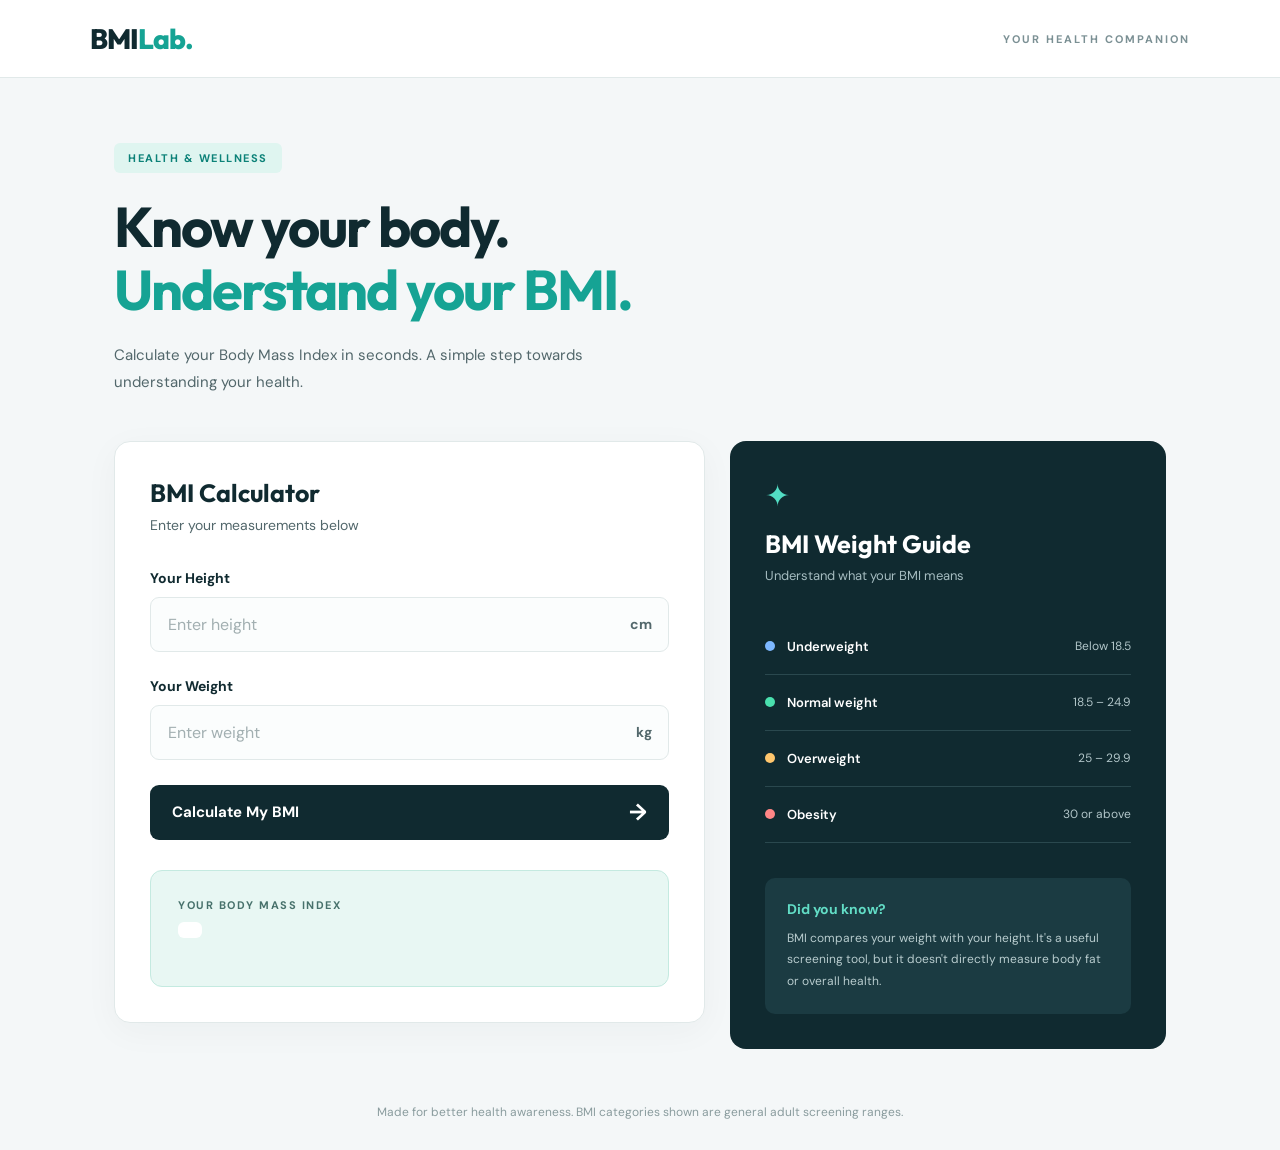
<file: BMI Calculator/index.html>
<!DOCTYPE html>
<html lang="en">
<head>
  <meta charset="UTF-8" />
  <meta name="viewport" content="width=device-width, initial-scale=1.0" />

  <title>BMI Calculator | Health Tracker</title>

  <link rel="stylesheet" href="style.css" />
</head>

<body>

  <nav class="navbar">
    <div class="logo">BMI<span>Lab.</span></div>
    <div class="nav-text">YOUR HEALTH COMPANION</div>
  </nav>

  <main class="container">

    <header class="heading">
      <span class="tag">HEALTH & WELLNESS</span>

      <h1>
        Know your body.<br>
        <span>Understand your BMI.</span>
      </h1>

      <p>
        Calculate your Body Mass Index in seconds.
        A simple step towards understanding your health.
      </p>
    </header>

    <div class="calculator-layout">

      <!-- Calculator -->
      <section class="calculator-card">

        <div class="card-header">
          <h2>BMI Calculator</h2>
          <p>Enter your measurements below</p>
        </div>

        <form id="bmi-form" novalidate>

          <div class="input-group">
            <label for="height">Your Height</label>

            <div class="input-wrapper">
              <input
                type="number"
                id="height"
                placeholder="Enter height"
                min="1"
                step="any"
                required
              />
              <span class="unit">cm</span>
            </div>
          </div>

          <div class="input-group">
            <label for="weight">Your Weight</label>

            <div class="input-wrapper">
              <input
                type="number"
                id="weight"
                placeholder="Enter weight"
                min="1"
                step="any"
                required
              />
              <span class="unit">kg</span>
            </div>
          </div>

          <button type="submit" class="calculate-btn">
            Calculate My BMI
            <span>→</span>
          </button>

          <p id="error-message" role="alert"></p>

        </form>

        <!-- Result -->
        <div id="results" class="results">

          <p class="result-label">YOUR BODY MASS INDEX</p>

          <div id="bmi-value" class="bmi-number"></div>

          <div id="bmi-category" class="bmi-category"></div>

          <p id="bmi-description" class="result-description"></p>

        </div>

      </section>

      <!-- Weight Guide -->
      <aside id="weight-guide" class="guide-card">

        <div class="guide-header">
          <span class="guide-icon">✦</span>
          <h2>BMI Weight Guide</h2>
          <p>Understand what your BMI means</p>
        </div>

        <div class="guide-item">
          <div>
            <span class="dot underweight"></span>
            <strong>Underweight</strong>
          </div>
          <span>Below 18.5</span>
        </div>

        <div class="guide-item">
          <div>
            <span class="dot normal"></span>
            <strong>Normal weight</strong>
          </div>
          <span>18.5 – 24.9</span>
        </div>

        <div class="guide-item">
          <div>
            <span class="dot overweight"></span>
            <strong>Overweight</strong>
          </div>
          <span>25 – 29.9</span>
        </div>

        <div class="guide-item">
          <div>
            <span class="dot obese"></span>
            <strong>Obesity</strong>
          </div>
          <span>30 or above</span>
        </div>

        <div class="guide-note">
          <h3>Did you know?</h3>

          <p>
            BMI compares your weight with your height.
            It's a useful screening tool, but it doesn't
            directly measure body fat or overall health.
          </p>
        </div>

      </aside>

    </div>

    <footer>
      <p>
        Made for better health awareness.
        BMI categories shown are general adult screening ranges.
      </p>
    </footer>

  </main>

  <script src="bmiCalculator.js"></script>

</body>
</html>
</file>
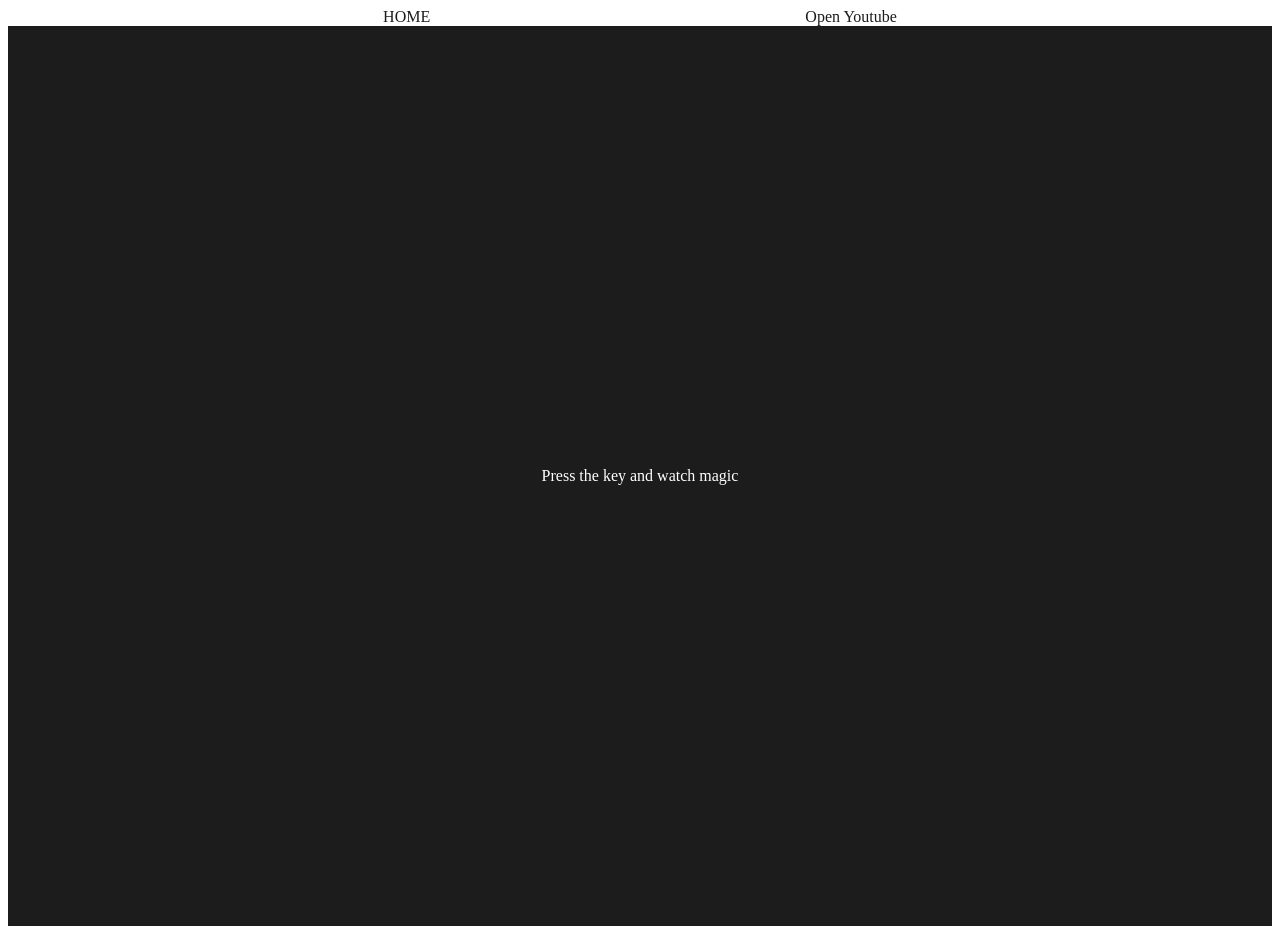
<file: keyBoard/index.html>
<!DOCTYPE html>
<html lang="en">
<head>
    <meta charset="UTF-8">
    <meta name="viewport" content="width=device-width, initial-scale=1.0">
    <title>Event KeyCode Checks</title>
    <link rel="stylesheet" href="style.css">
    
</head>
<body>
    <nav class="color">
        <a href="/" aria-current="page">HOME</a>
        <a target ="_blank" href="https://www.youtube.com/">Open Youtube</a>
    </nav>
    <main>
        <div class="project">
            <div id="insert">
                <div class="key">Press the key and watch magic</div>
            </div>
            
        </div>
    </main>
</body>
<script src="script.js"></script>
</html>
</file>
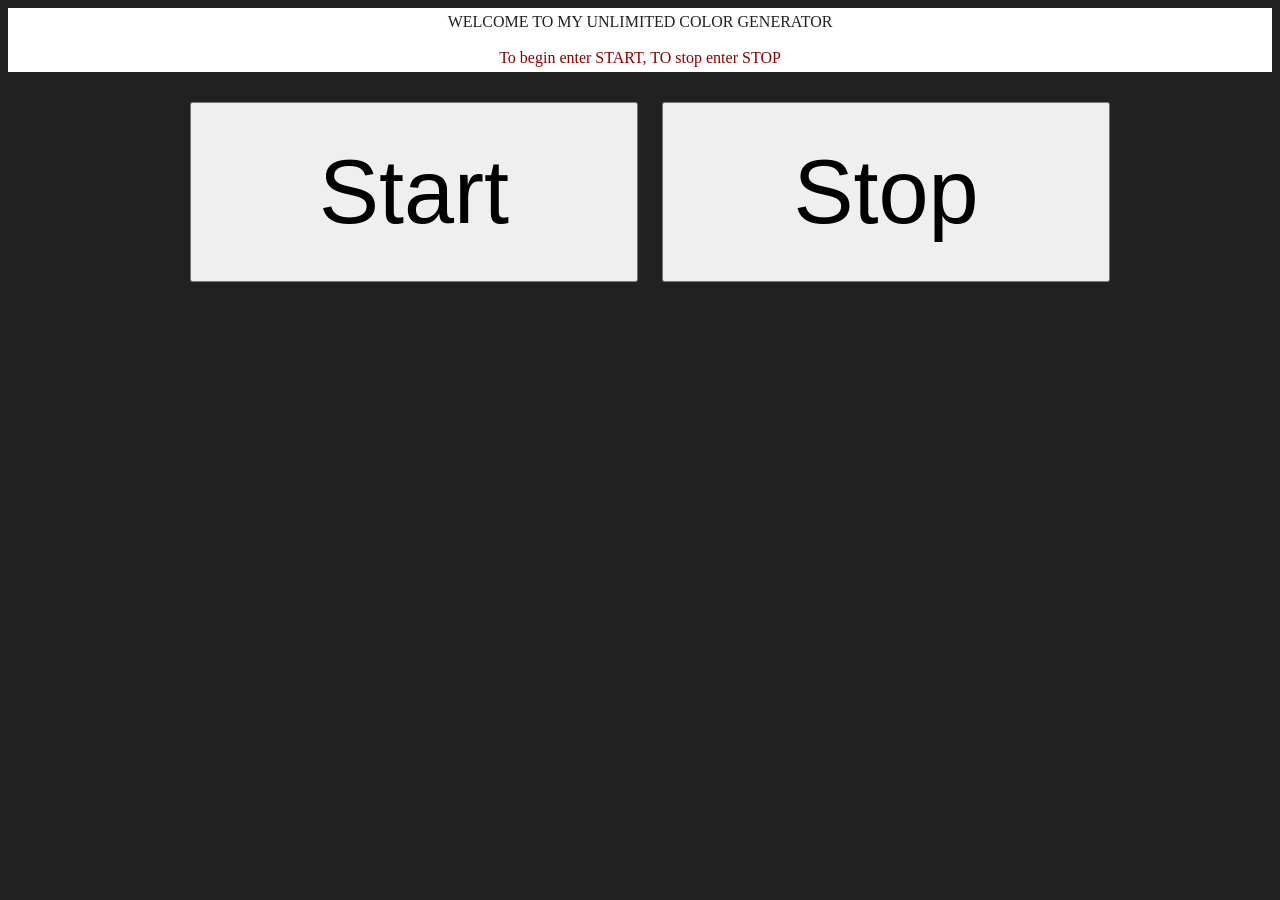
<file: unlimitedColors/index.html>
<!DOCTYPE html>
<html lang="en">
<head>
    <meta charset="UTF-8">
    <meta name="viewport" content="width=device-width, initial-scale=1.0">
    <title>UNLIMITED COlOR GENERATION</title>
</head>
<body style ="background-color: #212121; color:#fff">
    <nav style="background-color: #fff; color: #212121; padding: 5px;margin-bottom: 10px;">
        <div style="text-align: center;">WELCOME TO MY UNLIMITED COLOR GENERATOR</div>
        <br>
        <div style="text-align: center; color:darkred;">To begin enter START, TO stop enter STOP</div>
    </nav>
    <main style=" text-align: center;">
        <button id = 'start' style=" margin: 20px; height: 20vh; width: 35vw; font-size: 10vh; ">Start</button>
        <button id = 'stop' style="height: 20vh; width: 35vw; font-size: 10vh;">Stop</button>
    </main>
</body>
<script src="script.js"></script>
</html>
</file>
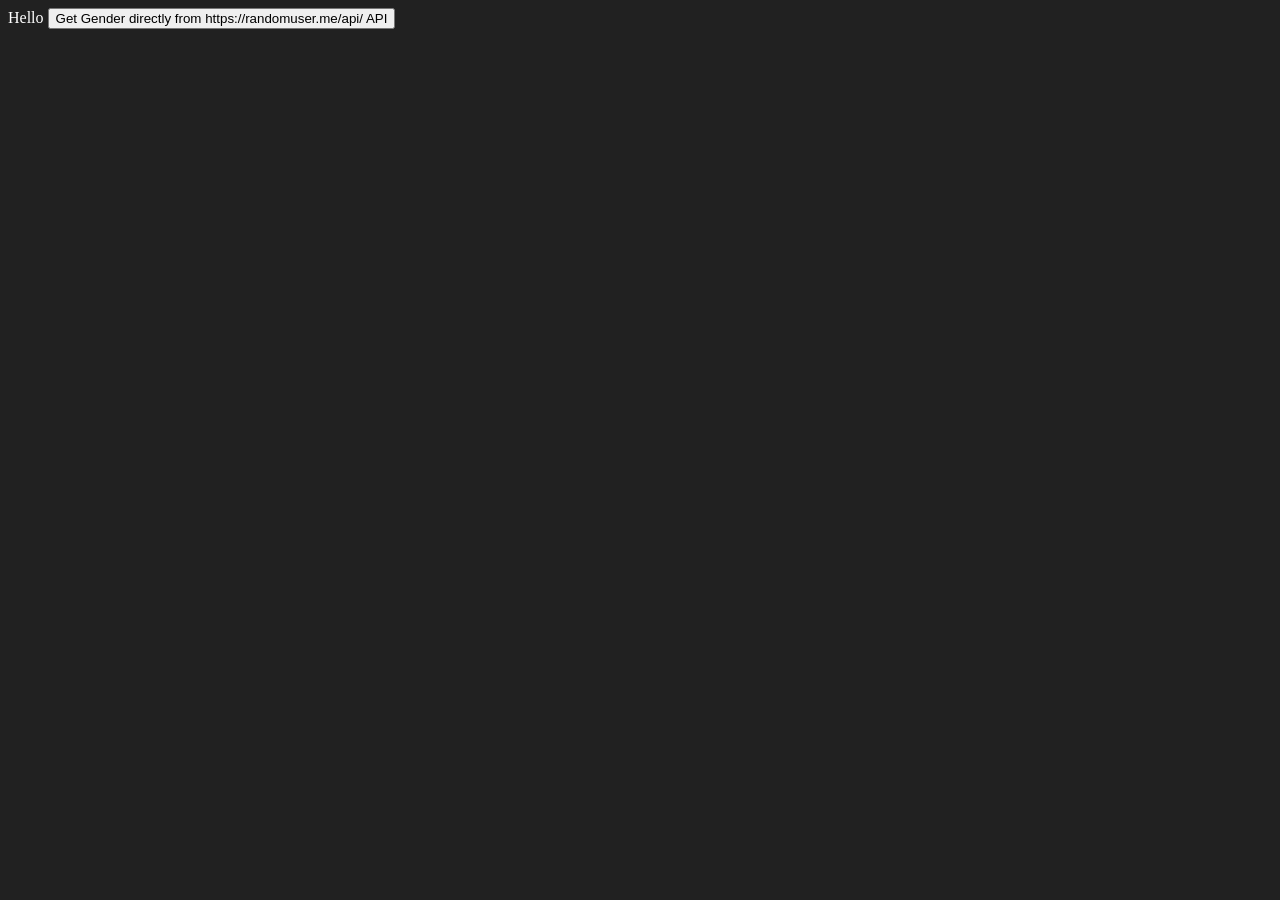
<file: advance_one/apiRequest.html>
<!DOCTYPE html>
<html lang="en">

<head>
    <meta charset="UTF-8">
    <meta name="viewport" content="width=device-width, initial-scale=1.0">
    <title>Document</title>
</head>

<body style="background-color: #212121; color: #ffffff;">
    <hi>Hello</hi>
    <button>Get Gender directly from https://randomuser.me/api/ API</button>
</body>
<script>
    const button = document.querySelector('button')
    button.addEventListener('click', function (e) {
        e.preventDefault();
        const source = 'https://randomuser.me/api/'
        const xhr = new XMLHttpRequest()
        xhr.open('GET', source)
        xhr.onreadystatechange = function () {
            console.log(xhr.readyState);
            if (xhr.readyState === 4) {
                const data = JSON.parse(this.responseText)
                console.log(data);
                console.log(data.results[0].gender);
                document.querySelector('body').innerHTML = `<h1>${data.results[0].gender}</h1>`
            }
        }
        xhr.send()
    })
</script>

</html>
</file>
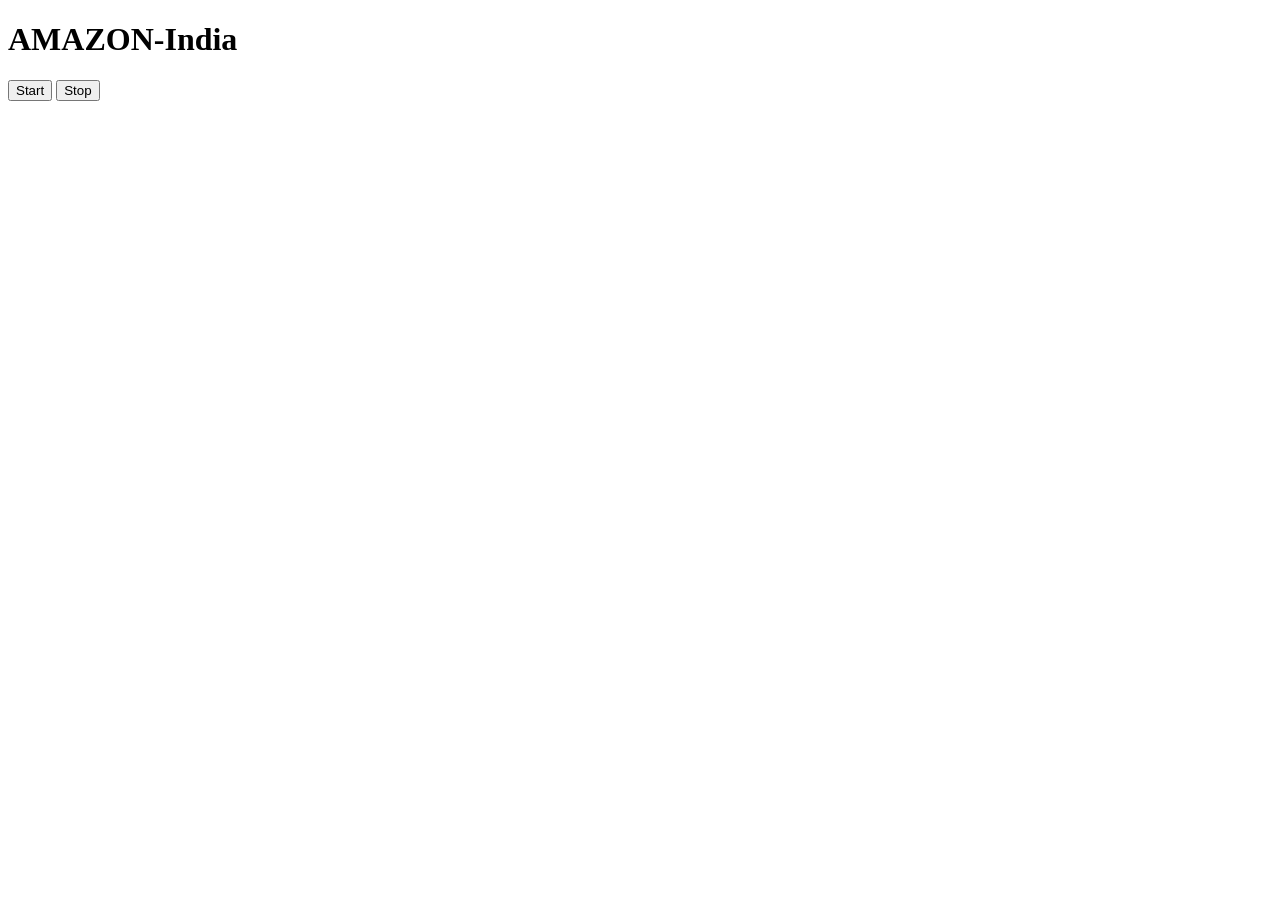
<file: events/three.html>
<!DOCTYPE html>
<html lang="en">
<head>
    <meta charset="UTF-8">
    <meta name="viewport" content="width=device-width, initial-scale=1.0">
    <title>Document</title>
</head>
<body>
    <h1 id ='heading'>AMAZON-India</h1>
    <button id = 'start'>Start</button>
    <button id = 'stop'>Stop</button>
</body>
<script>
    let intervalReference;
    const saydate =function(str){
                        console.log(str,Date.now())
                    }
    document.querySelector('#start').addEventListener 
    document.querySelector('#stop').addEventListener('click',function(){
        clearInterval(intervalReference);
        console.log("Stopped the interval successfully");
        
    })

    
</script>
</html>
</file>
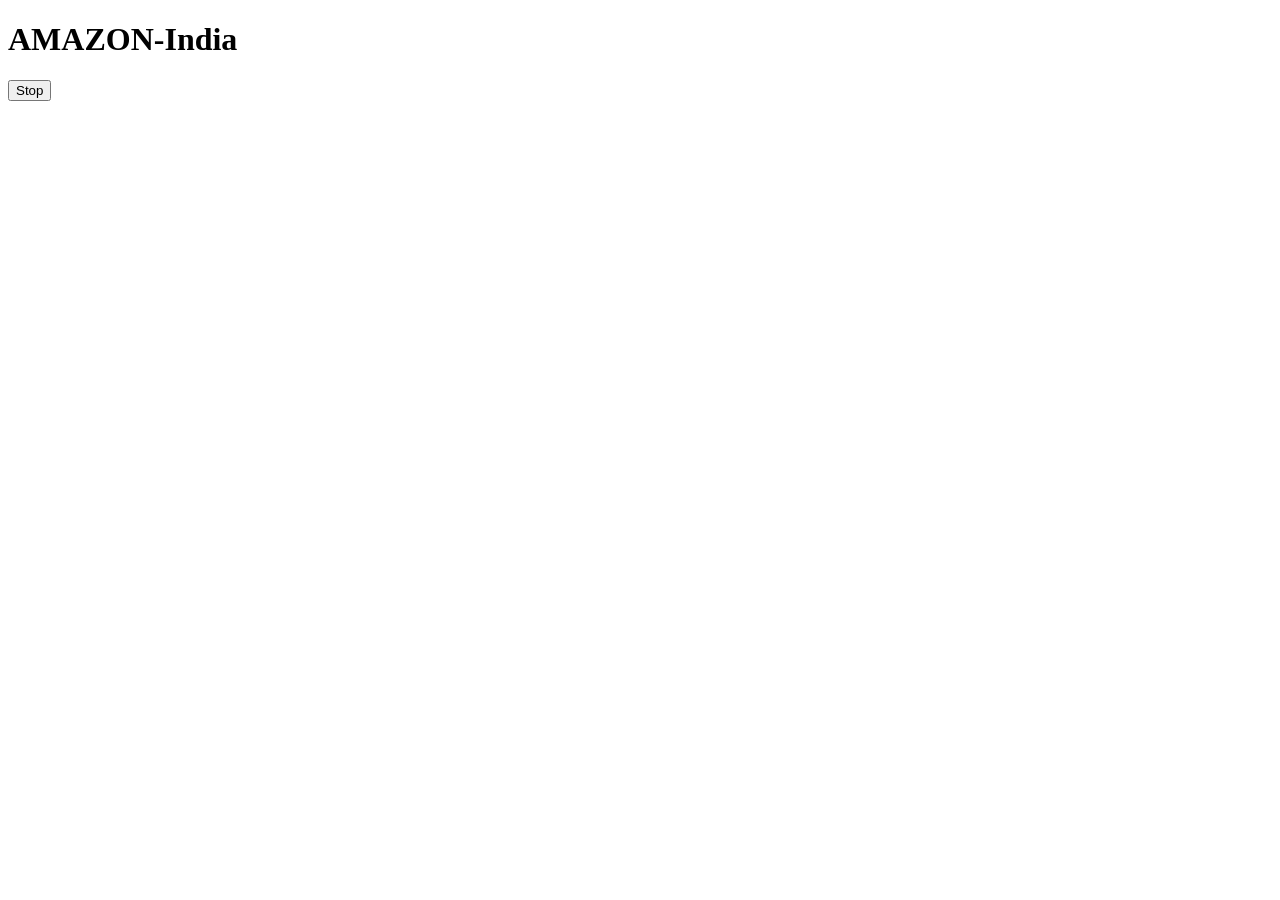
<file: events/two.html>
<!DOCTYPE html>
<html lang="en">
<head>
    <meta charset="UTF-8">
    <meta name="viewport" content="width=device-width, initial-scale=1.0">
    <title>Document</title>
</head>
<body>
    <h1 id ='heading'>AMAZON-India</h1>
    <button id = 'stop'>Stop</button>
</body>
<script>
    // setTimeout(function(){
    //     console.log("Hello");
    // },5000)
    const timeoutReference = setTimeout(function(){
        document.querySelector('#heading').innerHTML = "hi"
        console.log('heading changed successfully');
    },2000)
    document.querySelector('#stop').addEventListener('click',function(){
        clearTimeout(timeoutReference)
        console.log('stop button pressed');
        console.log('change in heading paused');
    })
    
</script>
</html>
</file>
<file: BMI Calculator/style.css>
@import url('https://fonts.googleapis.com/css2?family=DM+Sans:wght@400;500;600;700&family=Outfit:wght@400;500;600;700;800&display=swap');

:root {
  --background: #f4f7f8;
  --white: #ffffff;
  --primary: #102a30;
  --secondary: #52676b;
  --accent: #16a394;
  --accent-dark: #0c8278;
  --border: #e1e9e9;
}

* {
  margin: 0;
  padding: 0;
  box-sizing: border-box;
}

body {
  font-family: 'DM Sans', sans-serif;
  background: var(--background);
  color: var(--primary);
  min-height: 100vh;
}

/* NAVBAR */

.navbar {
  height: 78px;
  background: white;
  border-bottom: 1px solid var(--border);

  display: flex;
  justify-content: space-between;
  align-items: center;

  padding: 0 max(5%, calc((100vw - 1100px) / 2));
}

.logo {
  font-family: 'Outfit', sans-serif;
  font-size: 28px;
  font-weight: 800;
  letter-spacing: -1px;
}

.logo span {
  color: var(--accent);
}

.nav-text {
  font-size: 11px;
  font-weight: 700;
  letter-spacing: 2px;
  color: #7b9094;
}

/* MAIN CONTAINER */

.container {
  max-width: 1100px;
  margin: 0 auto;
  padding: 65px 24px 30px;
}

/* HEADING */

.heading {
  margin-bottom: 45px;
}

.tag {
  display: inline-block;
  color: var(--accent-dark);
  background: #dff5f0;
  padding: 8px 14px;
  border-radius: 6px;

  font-size: 11px;
  font-weight: 700;
  letter-spacing: 1.5px;

  margin-bottom: 22px;
}

.heading h1 {
  font-family: 'Outfit', sans-serif;
  font-size: clamp(36px, 5vw, 56px);
  font-weight: 700;
  line-height: 1.13;
  letter-spacing: -2px;
}

.heading h1 span {
  color: var(--accent);
}

.heading p {
  margin-top: 20px;
  color: var(--secondary);
  font-size: 15px;
  line-height: 1.8;
  max-width: 520px;
}

/* GRID LAYOUT */

.calculator-layout {
  display: grid;
  grid-template-columns: 1.15fr 0.85fr;
  gap: 25px;
  align-items: start;
}

/* CALCULATOR CARD */

.calculator-card {
  background: white;
  border-radius: 16px;
  padding: 35px;
  border: 1px solid var(--border);
  box-shadow: 0 8px 35px rgba(16, 42, 48, 0.04);
}

.card-header {
  margin-bottom: 35px;
}

.card-header h2 {
  font-family: 'Outfit', sans-serif;
  font-size: 25px;
  margin-bottom: 7px;
}

.card-header p {
  color: var(--secondary);
  font-size: 14px;
}

/* INPUTS */

.input-group {
  margin-bottom: 25px;
}

.input-group label {
  display: block;
  margin-bottom: 10px;
  font-size: 14px;
  font-weight: 700;
}

.input-wrapper {
  position: relative;
}

.input-wrapper input {
  width: 100%;
  height: 55px;

  border: 1.5px solid var(--border);
  background: #fbfdfd;

  border-radius: 9px;
  padding: 0 65px 0 17px;

  font-family: inherit;
  font-size: 16px;
  font-weight: 600;
  color: var(--primary);

  outline: none;
  transition: 0.2s ease;
}

.input-wrapper input:focus {
  border-color: var(--accent);
  background: white;
  box-shadow: 0 0 0 4px rgba(22, 163, 148, 0.1);
}

.input-wrapper input::placeholder {
  color: #a2afb1;
  font-weight: 400;
}

.unit {
  position: absolute;
  right: 17px;
  top: 50%;
  transform: translateY(-50%);

  color: var(--secondary);
  font-size: 14px;
  font-weight: 700;
}

/* BUTTON */

.calculate-btn {
  width: 100%;
  height: 55px;

  display: flex;
  align-items: center;
  justify-content: space-between;

  background: var(--primary);
  color: white;
  border: none;
  border-radius: 9px;

  padding: 0 22px;
  margin-top: 10px;

  font-family: inherit;
  font-weight: 700;
  font-size: 15px;

  cursor: pointer;
  transition: 0.2s ease;
}

.calculate-btn span {
  font-size: 23px;
}

.calculate-btn:hover {
  background: var(--accent-dark);
  transform: translateY(-2px);
}

.calculate-btn:active {
  transform: translateY(0);
}

/* ERROR */

#error-message {
  color: #d63c3c;
  font-size: 13px;
  margin-top: 12px;
}

/* RESULTS */

.results {
  margin-top: 30px;
  padding: 27px;
  border-radius: 12px;

  background: #e8f7f3;
  border: 1px solid #c4eae0;

  animation: fadeIn 0.4s ease;
}


.result-label {
  color: #47716b;
  font-size: 11px;
  letter-spacing: 1.5px;
  font-weight: 700;
}

.bmi-number {
  font-family: 'Outfit', sans-serif;
  font-size: 55px;
  font-weight: 800;
  letter-spacing: -2px;

  margin: 10px 0;
}

.bmi-category {
  display: inline-block;

  font-size: 12px;
  font-weight: 700;

  padding: 8px 12px;
  background: white;
  border-radius: 6px;
}

.result-description {
  font-size: 13px;
  color: var(--secondary);
  line-height: 1.7;
  margin-top: 16px;
}

/* WEIGHT GUIDE */

.guide-card {
  background: var(--primary);
  color: white;

  padding: 35px;
  border-radius: 16px;
}

.guide-header {
  margin-bottom: 35px;
}

.guide-icon {
  display: inline-block;
  color: #52ddc4;
  font-size: 30px;
  margin-bottom: 13px;
}

.guide-header h2 {
  font-family: 'Outfit', sans-serif;
  font-size: 25px;
  margin-bottom: 7px;
}

.guide-header p {
  color: #a5bcc0;
  font-size: 13px;
}

/* GUIDE ITEMS */

.guide-item {
  display: flex;
  justify-content: space-between;
  align-items: center;
  gap: 12px;

  padding: 19px 0;
  border-bottom: 1px solid #2a484e;
}

.guide-item div {
  display: flex;
  align-items: center;
  gap: 12px;
}

.guide-item strong {
  font-size: 13px;
  font-weight: 600;
}

.guide-item > span {
  font-size: 12px;
  color: #b2c6c9;
  text-align: right;
}

.dot {
  height: 10px;
  width: 10px;
  border-radius: 50%;
  flex-shrink: 0;
}

.underweight {
  background: #7db8ff;
}

.normal {
  background: #4ae0ae;
}

.overweight {
  background: #ffc66d;
}

.obese {
  background: #ff8686;
}

/* INFO BOX */

.guide-note {
  margin-top: 35px;
  padding: 22px;

  background: #1b3b42;
  border-radius: 10px;
}

.guide-note h3 {
  font-size: 14px;
  margin-bottom: 10px;
  color: #62ddc6;
}

.guide-note p {
  color: #b8ccce;
  font-size: 12px;
  line-height: 1.8;
}

/* FOOTER */

footer {
  text-align: center;
  margin-top: 55px;
  color: #8a9c9e;
  font-size: 12px;
}

/* ANIMATIONS */

@keyframes fadeIn {
  from {
    opacity: 0;
    transform: translateY(12px);
  }

  to {
    opacity: 1;
    transform: translateY(0);
  }
}

/* RESPONSIVE */

@media (max-width: 768px) {

  .navbar {
    padding: 0 24px;
  }

  .nav-text {
    display: none;
  }

  .container {
    padding-top: 40px;
  }

  .calculator-layout {
    grid-template-columns: 1fr;
  }

  .heading h1 {
    letter-spacing: -1px;
  }

  .calculator-card,
  .guide-card {
    padding: 25px;
  }
}

@media (prefers-reduced-motion: reduce) {
  *,
  *::before,
  *::after {
    animation-duration: 0.01ms !important;
    transition-duration: 0.01ms !important;
  }
}
</file>
<file: keyBoard/style.css>
table,th,td{
    border: 1px dashed #fff;
}
.project{
    background-color: #1c1c1c;
    color: #ffffff;
    display: flex;
    align-items: center;
    justify-content: center;
    text-align: center;
    height: 100vh;
}
.color{
    color: aliceblue;
    display: flex;
    flex-direction: row;
    justify-content: space-evenly;
}
a{
    text-decoration: none;
    color: #1c1c1c;
}
</file>
